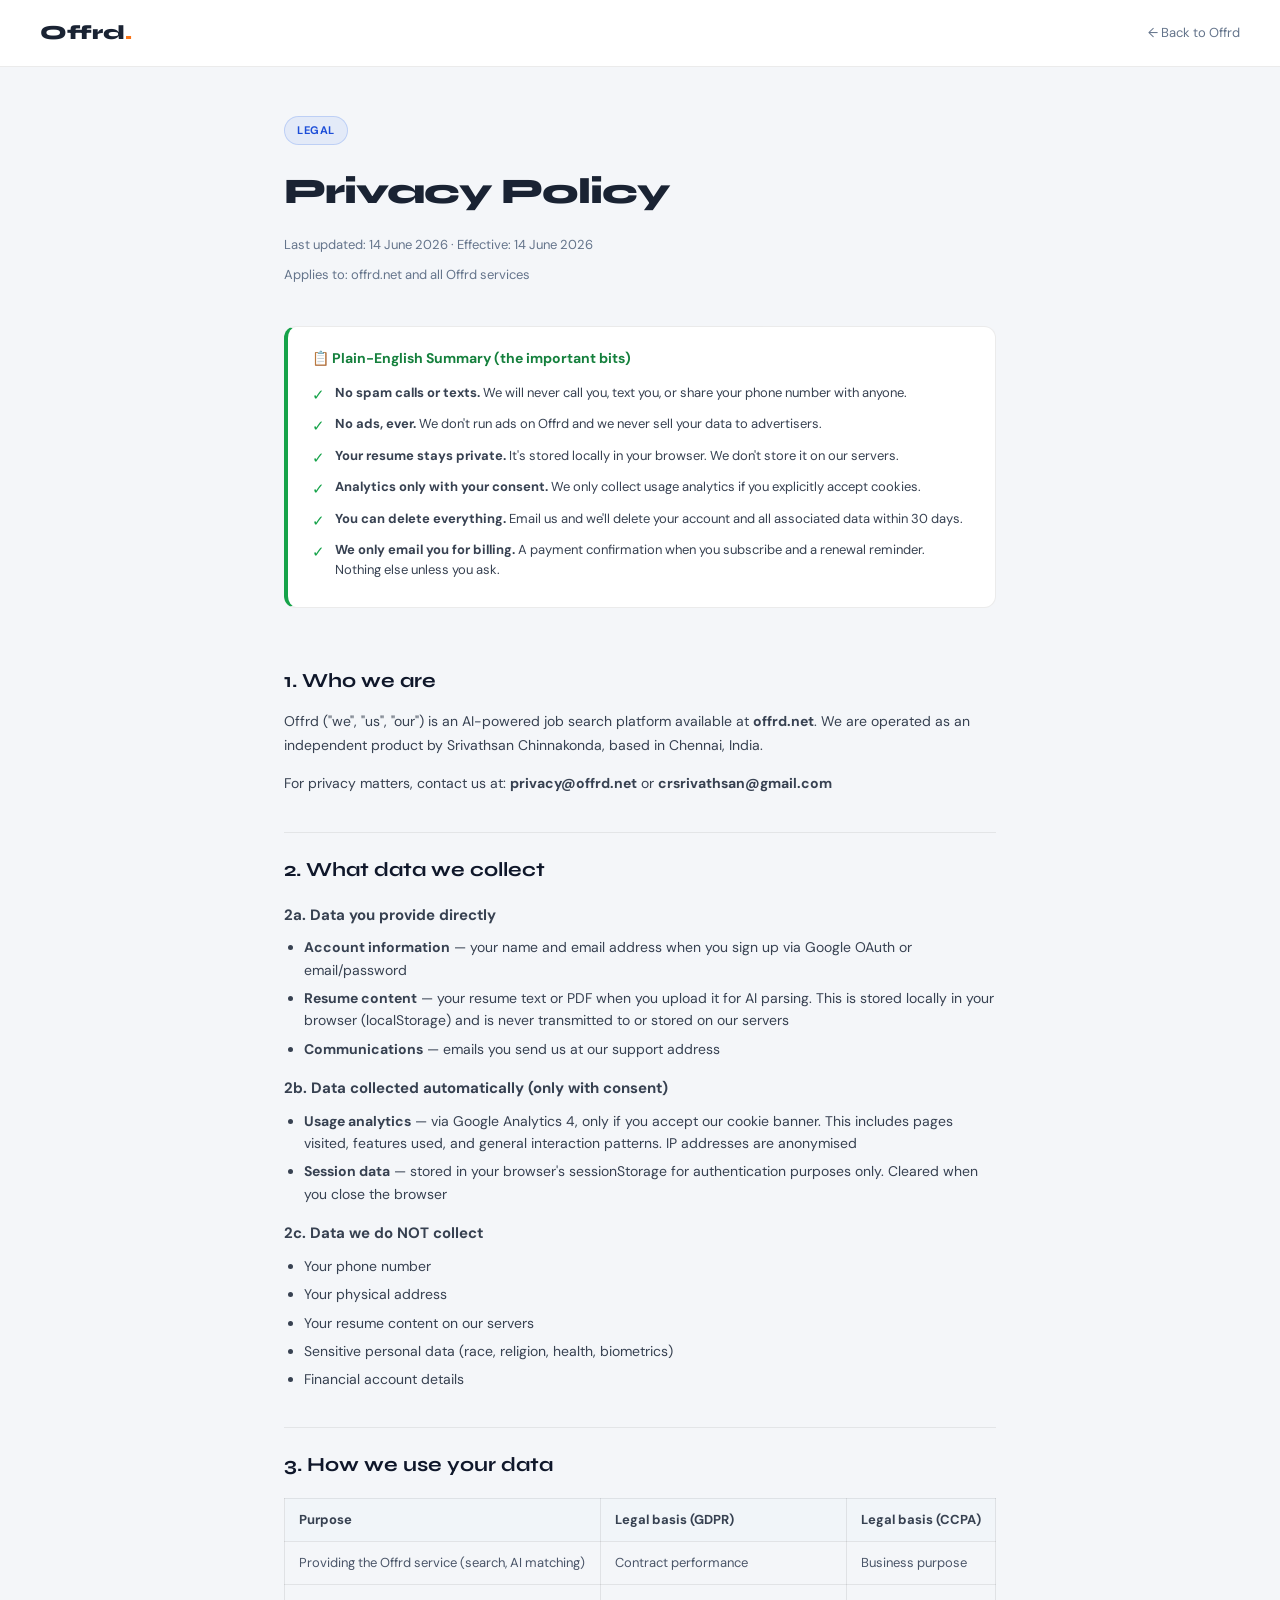
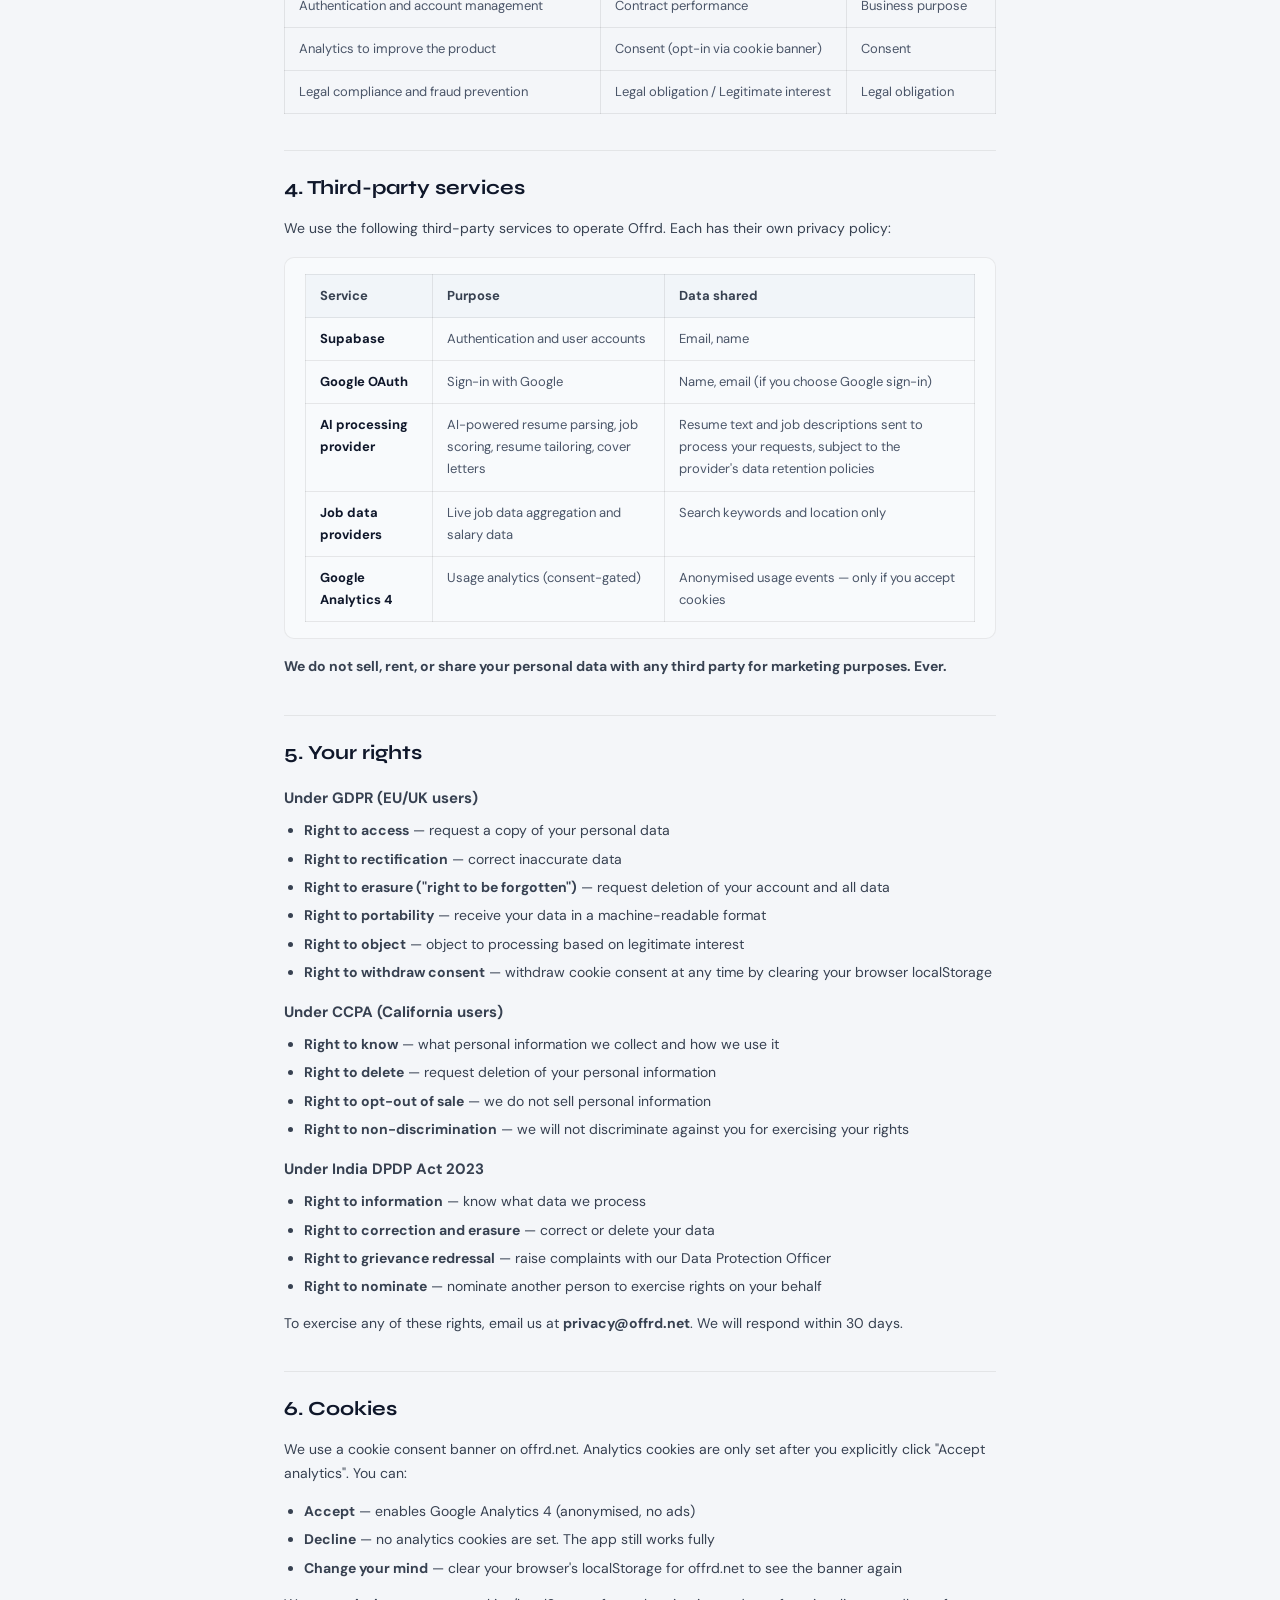
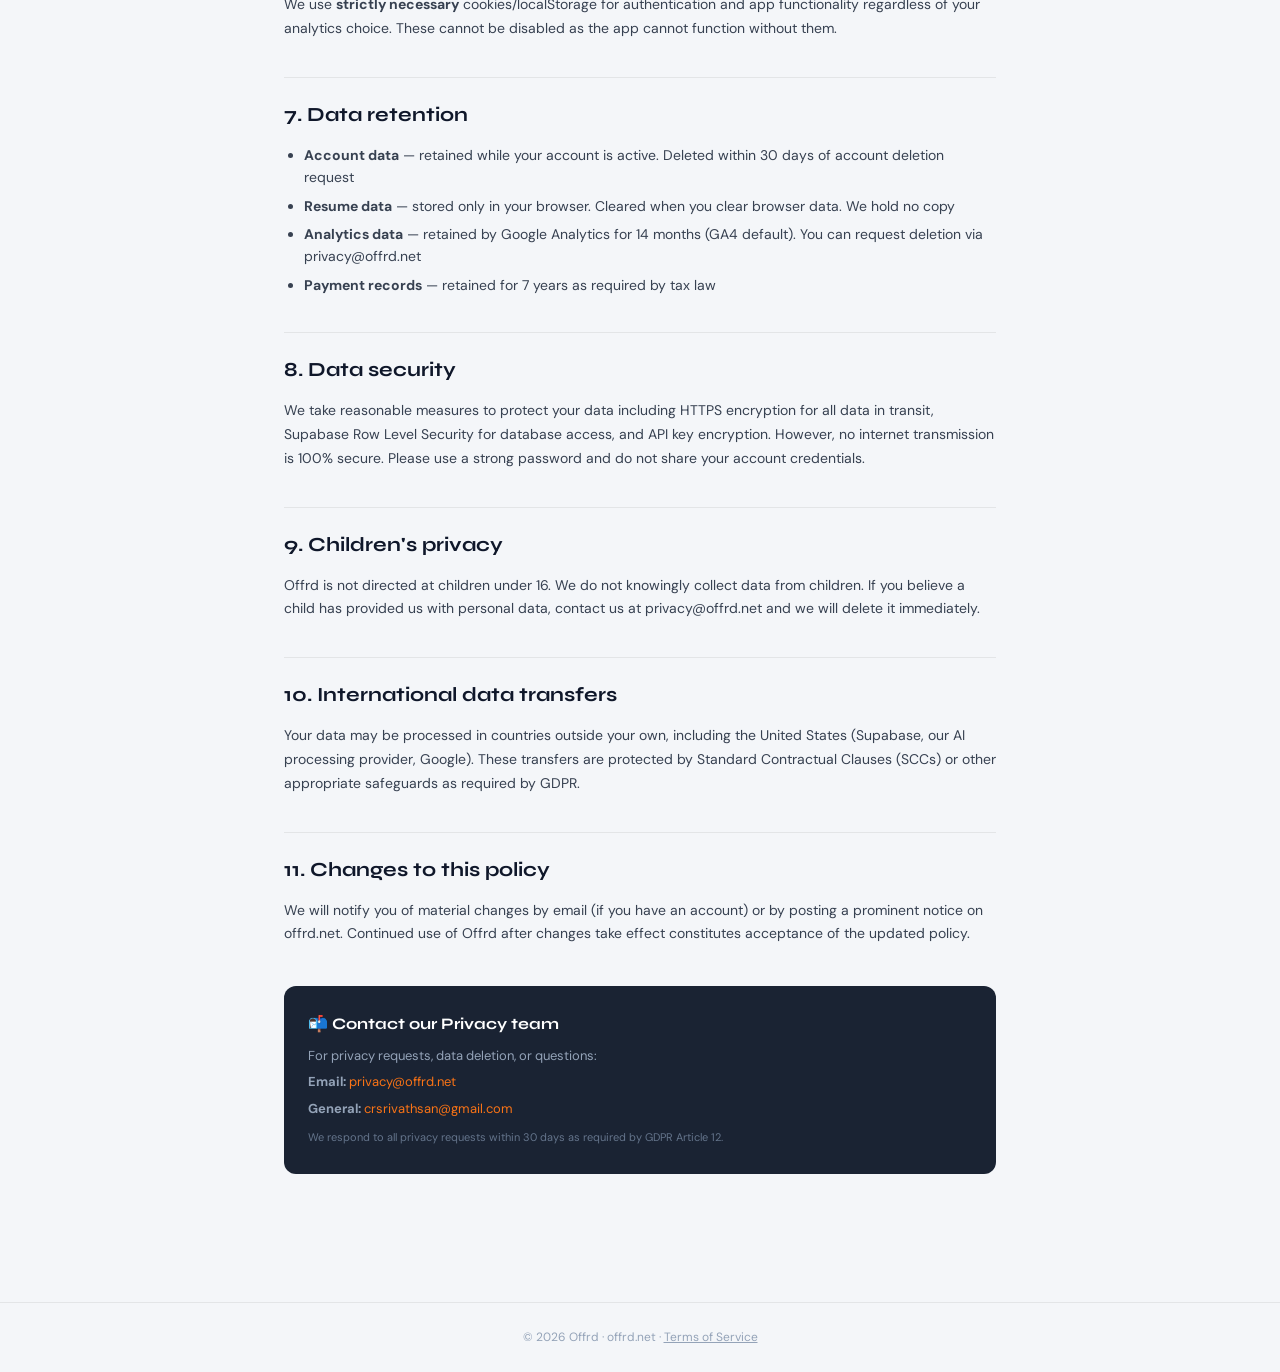
<file: privacy.html>
<!DOCTYPE html>
<html lang="en">
<head>
<meta charset="UTF-8">
<meta name="viewport" content="width=device-width, initial-scale=1.0">
<title>Privacy Policy — Offrd</title>
<link href="https://fonts.googleapis.com/css2?family=Syne:wght@700;800&family=DM+Sans:wght@400;500&display=swap" rel="stylesheet">
<style>
  * { box-sizing: border-box; margin: 0; padding: 0; }
  body { font-family: 'DM Sans', sans-serif; background: #f4f6f9; color: #1a2333; line-height: 1.7; }
  nav { background: white; border-bottom: 1px solid rgba(0,0,0,0.08); padding: 16px 40px; display: flex; align-items: center; justify-content: space-between; }
  .logo { font-family: 'Syne', sans-serif; font-weight: 800; font-size: 20px; color: #1a2333; text-decoration: none; }
  .logo span { color: #f97316; }
  .back { font-size: 13px; color: #64748b; text-decoration: none; }
  .back:hover { color: #1a2333; }
  .container { max-width: 760px; margin: 48px auto; padding: 0 24px 80px; }
  .header { margin-bottom: 40px; }
  .badge { display: inline-block; padding: 4px 12px; background: rgba(37,99,235,0.08); border: 1px solid rgba(37,99,235,0.2); border-radius: 99px; color: #1d4ed8; font-size: 11px; font-weight: 700; letter-spacing: 0.5px; margin-bottom: 16px; }
  h1 { font-family: 'Syne', sans-serif; font-size: 36px; font-weight: 800; letter-spacing: -1px; margin-bottom: 12px; }
  .meta { font-size: 13px; color: #64748b; margin-bottom: 8px; }
  .summary-box { background: #fff; border: 1px solid rgba(0,0,0,0.08); border-left: 4px solid #16a34a; border-radius: 12px; padding: 20px 24px; margin: 32px 0; }
  .summary-box h3 { font-size: 14px; font-weight: 700; color: #15803d; margin-bottom: 12px; }
  .summary-item { display: flex; gap: 10px; font-size: 13px; color: #374151; margin-bottom: 8px; line-height: 1.5; }
  .summary-item span:first-child { color: #16a34a; font-size: 15px; flex-shrink: 0; margin-top: 1px; }
  h2 { font-family: 'Syne', sans-serif; font-size: 20px; font-weight: 700; color: #0f172a; margin: 36px 0 12px; padding-top: 20px; border-top: 1px solid rgba(0,0,0,0.07); }
  h2:first-of-type { border-top: none; }
  p { font-size: 14px; color: #374151; margin-bottom: 14px; }
  ul { margin: 0 0 14px 20px; }
  li { font-size: 14px; color: #374151; margin-bottom: 6px; line-height: 1.6; }
  .highlight { background: #f8fafc; border: 1px solid rgba(0,0,0,0.07); border-radius: 10px; padding: 16px 20px; margin: 16px 0; }
  .highlight strong { color: #0f172a; }
  .contact-box { background: #1a2333; border-radius: 12px; padding: 24px; margin-top: 40px; color: white; }
  .contact-box h3 { font-family: 'Syne', sans-serif; font-size: 16px; font-weight: 700; margin-bottom: 8px; }
  .contact-box p { color: #94a3b8; font-size: 13px; margin-bottom: 4px; }
  .contact-box a { color: #f97316; text-decoration: none; }
  table { width: 100%; border-collapse: collapse; margin: 16px 0; font-size: 13px; }
  th { background: #f1f5f9; padding: 10px 14px; text-align: left; font-weight: 700; color: #374151; border: 1px solid rgba(0,0,0,0.08); }
  td { padding: 10px 14px; border: 1px solid rgba(0,0,0,0.08); color: #4a5568; vertical-align: top; }
  footer { text-align: center; padding: 24px; font-size: 12px; color: #94a3b8; border-top: 1px solid rgba(0,0,0,0.07); }
</style>
</head>
<body>

<nav>
  <a href="/" class="logo">Offrd<span>.</span></a>
  <a href="/" class="back">← Back to Offrd</a>
</nav>

<div class="container">
  <div class="header">
    <div class="badge">LEGAL</div>
    <h1>Privacy Policy</h1>
    <p class="meta">Last updated: 14 June 2026 · Effective: 14 June 2026</p>
    <p class="meta">Applies to: offrd.net and all Offrd services</p>
  </div>

  <!-- Plain-English Summary -->
  <div class="summary-box">
    <h3>📋 Plain-English Summary (the important bits)</h3>
    <div class="summary-item"><span>✓</span><span><strong>No spam calls or texts.</strong> We will never call you, text you, or share your phone number with anyone.</span></div>
    <div class="summary-item"><span>✓</span><span><strong>No ads, ever.</strong> We don't run ads on Offrd and we never sell your data to advertisers.</span></div>
    <div class="summary-item"><span>✓</span><span><strong>Your resume stays private.</strong> It's stored locally in your browser. We don't store it on our servers.</span></div>
    <div class="summary-item"><span>✓</span><span><strong>Analytics only with your consent.</strong> We only collect usage analytics if you explicitly accept cookies.</span></div>
    <div class="summary-item"><span>✓</span><span><strong>You can delete everything.</strong> Email us and we'll delete your account and all associated data within 30 days.</span></div>
    <div class="summary-item"><span>✓</span><span><strong>We only email you for billing.</strong> A payment confirmation when you subscribe and a renewal reminder. Nothing else unless you ask.</span></div>
  </div>

  <h2>1. Who we are</h2>
  <p>Offrd ("we", "us", "our") is an AI-powered job search platform available at <strong>offrd.net</strong>. We are operated as an independent product by Srivathsan Chinnakonda, based in Chennai, India.</p>
  <p>For privacy matters, contact us at: <strong>privacy@offrd.net</strong> or <strong>crsrivathsan@gmail.com</strong></p>

  <h2>2. What data we collect</h2>

  <h3 style="font-size:15px;font-weight:700;color:#374151;margin:16px 0 8px;">2a. Data you provide directly</h3>
  <ul>
    <li><strong>Account information</strong> — your name and email address when you sign up via Google OAuth or email/password</li>
    <li><strong>Resume content</strong> — your resume text or PDF when you upload it for AI parsing. This is stored locally in your browser (localStorage) and is never transmitted to or stored on our servers</li>
    <li><strong>Communications</strong> — emails you send us at our support address</li>
  </ul>

  <h3 style="font-size:15px;font-weight:700;color:#374151;margin:16px 0 8px;">2b. Data collected automatically (only with consent)</h3>
  <ul>
    <li><strong>Usage analytics</strong> — via Google Analytics 4, only if you accept our cookie banner. This includes pages visited, features used, and general interaction patterns. IP addresses are anonymised</li>
    <li><strong>Session data</strong> — stored in your browser's sessionStorage for authentication purposes only. Cleared when you close the browser</li>
  </ul>

  <h3 style="font-size:15px;font-weight:700;color:#374151;margin:16px 0 8px;">2c. Data we do NOT collect</h3>
  <ul>
    <li>Your phone number</li>
    <li>Your physical address</li>
    <li>Your resume content on our servers</li>
    <li>Sensitive personal data (race, religion, health, biometrics)</li>
    <li>Financial account details</li>
  </ul>

  <h2>3. How we use your data</h2>
  <table>
    <tr><th>Purpose</th><th>Legal basis (GDPR)</th><th>Legal basis (CCPA)</th></tr>
    <tr><td>Providing the Offrd service (search, AI matching)</td><td>Contract performance</td><td>Business purpose</td></tr>
    <tr><td>Authentication and account management</td><td>Contract performance</td><td>Business purpose</td></tr>
    <tr><td>Analytics to improve the product</td><td>Consent (opt-in via cookie banner)</td><td>Consent</td></tr>
    <tr><td>Legal compliance and fraud prevention</td><td>Legal obligation / Legitimate interest</td><td>Legal obligation</td></tr>
  </table>

  <h2>4. Third-party services</h2>
  <p>We use the following third-party services to operate Offrd. Each has their own privacy policy:</p>

  <div class="highlight">
    <table style="margin:0;">
      <tr><th>Service</th><th>Purpose</th><th>Data shared</th></tr>
      <tr><td><strong>Supabase</strong></td><td>Authentication and user accounts</td><td>Email, name</td></tr>
      <tr><td><strong>Google OAuth</strong></td><td>Sign-in with Google</td><td>Name, email (if you choose Google sign-in)</td></tr>
      <tr><td><strong>AI processing provider</strong></td><td>AI-powered resume parsing, job scoring, resume tailoring, cover letters</td><td>Resume text and job descriptions sent to process your requests, subject to the provider's data retention policies</td></tr>
      <tr><td><strong>Job data providers</strong></td><td>Live job data aggregation and salary data</td><td>Search keywords and location only</td></tr>
      <tr><td><strong>Google Analytics 4</strong></td><td>Usage analytics (consent-gated)</td><td>Anonymised usage events — only if you accept cookies</td></tr>
    </table>
  </div>

  <p><strong>We do not sell, rent, or share your personal data with any third party for marketing purposes. Ever.</strong></p>

  <h2>5. Your rights</h2>

  <h3 style="font-size:15px;font-weight:700;color:#374151;margin:16px 0 8px;">Under GDPR (EU/UK users)</h3>
  <ul>
    <li><strong>Right to access</strong> — request a copy of your personal data</li>
    <li><strong>Right to rectification</strong> — correct inaccurate data</li>
    <li><strong>Right to erasure ("right to be forgotten")</strong> — request deletion of your account and all data</li>
    <li><strong>Right to portability</strong> — receive your data in a machine-readable format</li>
    <li><strong>Right to object</strong> — object to processing based on legitimate interest</li>
    <li><strong>Right to withdraw consent</strong> — withdraw cookie consent at any time by clearing your browser localStorage</li>
  </ul>

  <h3 style="font-size:15px;font-weight:700;color:#374151;margin:16px 0 8px;">Under CCPA (California users)</h3>
  <ul>
    <li><strong>Right to know</strong> — what personal information we collect and how we use it</li>
    <li><strong>Right to delete</strong> — request deletion of your personal information</li>
    <li><strong>Right to opt-out of sale</strong> — we do not sell personal information</li>
    <li><strong>Right to non-discrimination</strong> — we will not discriminate against you for exercising your rights</li>
  </ul>

  <h3 style="font-size:15px;font-weight:700;color:#374151;margin:16px 0 8px;">Under India DPDP Act 2023</h3>
  <ul>
    <li><strong>Right to information</strong> — know what data we process</li>
    <li><strong>Right to correction and erasure</strong> — correct or delete your data</li>
    <li><strong>Right to grievance redressal</strong> — raise complaints with our Data Protection Officer</li>
    <li><strong>Right to nominate</strong> — nominate another person to exercise rights on your behalf</li>
  </ul>

  <p>To exercise any of these rights, email us at <strong>privacy@offrd.net</strong>. We will respond within 30 days.</p>

  <h2>6. Cookies</h2>
  <p>We use a cookie consent banner on offrd.net. Analytics cookies are only set after you explicitly click "Accept analytics". You can:</p>
  <ul>
    <li><strong>Accept</strong> — enables Google Analytics 4 (anonymised, no ads)</li>
    <li><strong>Decline</strong> — no analytics cookies are set. The app still works fully</li>
    <li><strong>Change your mind</strong> — clear your browser's localStorage for offrd.net to see the banner again</li>
  </ul>

  <p>We use <strong>strictly necessary</strong> cookies/localStorage for authentication and app functionality regardless of your analytics choice. These cannot be disabled as the app cannot function without them.</p>

  <h2>7. Data retention</h2>
  <ul>
    <li><strong>Account data</strong> — retained while your account is active. Deleted within 30 days of account deletion request</li>
    <li><strong>Resume data</strong> — stored only in your browser. Cleared when you clear browser data. We hold no copy</li>
    <li><strong>Analytics data</strong> — retained by Google Analytics for 14 months (GA4 default). You can request deletion via privacy@offrd.net</li>
    <li><strong>Payment records</strong> — retained for 7 years as required by tax law</li>
  </ul>

  <h2>8. Data security</h2>
  <p>We take reasonable measures to protect your data including HTTPS encryption for all data in transit, Supabase Row Level Security for database access, and API key encryption. However, no internet transmission is 100% secure. Please use a strong password and do not share your account credentials.</p>

  <h2>9. Children's privacy</h2>
  <p>Offrd is not directed at children under 16. We do not knowingly collect data from children. If you believe a child has provided us with personal data, contact us at privacy@offrd.net and we will delete it immediately.</p>

  <h2>10. International data transfers</h2>
  <p>Your data may be processed in countries outside your own, including the United States (Supabase, our AI processing provider, Google). These transfers are protected by Standard Contractual Clauses (SCCs) or other appropriate safeguards as required by GDPR.</p>

  <h2>11. Changes to this policy</h2>
  <p>We will notify you of material changes by email (if you have an account) or by posting a prominent notice on offrd.net. Continued use of Offrd after changes take effect constitutes acceptance of the updated policy.</p>

  <div class="contact-box">
    <h3>📬 Contact our Privacy team</h3>
    <p>For privacy requests, data deletion, or questions:</p>
    <p><strong>Email:</strong> <a href="mailto:privacy@offrd.net">privacy@offrd.net</a></p>
    <p><strong>General:</strong> <a href="mailto:crsrivathsan@gmail.com">crsrivathsan@gmail.com</a></p>
    <p style="margin-top:8px;font-size:11px;color:#64748b;">We respond to all privacy requests within 30 days as required by GDPR Article 12.</p>
  </div>
</div>

<footer>© 2026 Offrd · offrd.net · <a href="/terms.html" style="color:#94a3b8;">Terms of Service</a></footer>

</body>
</html>
</file>
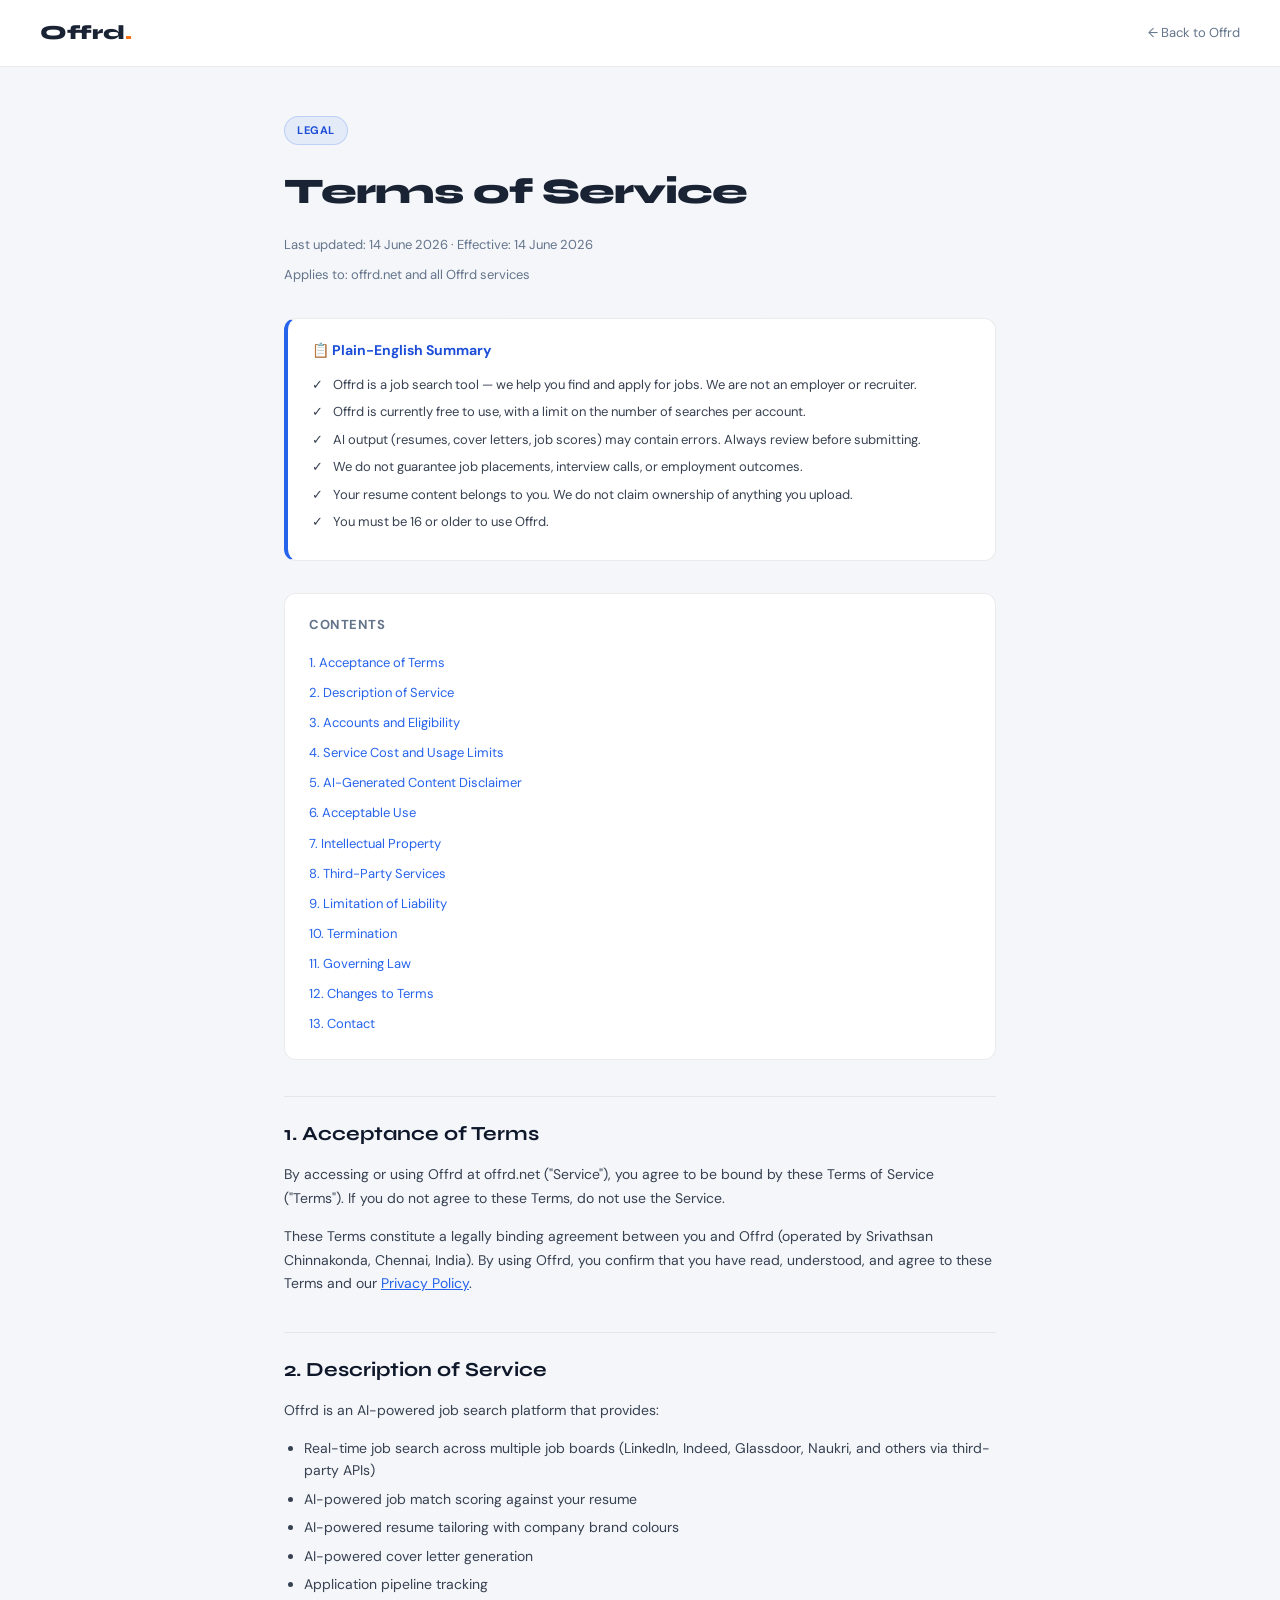
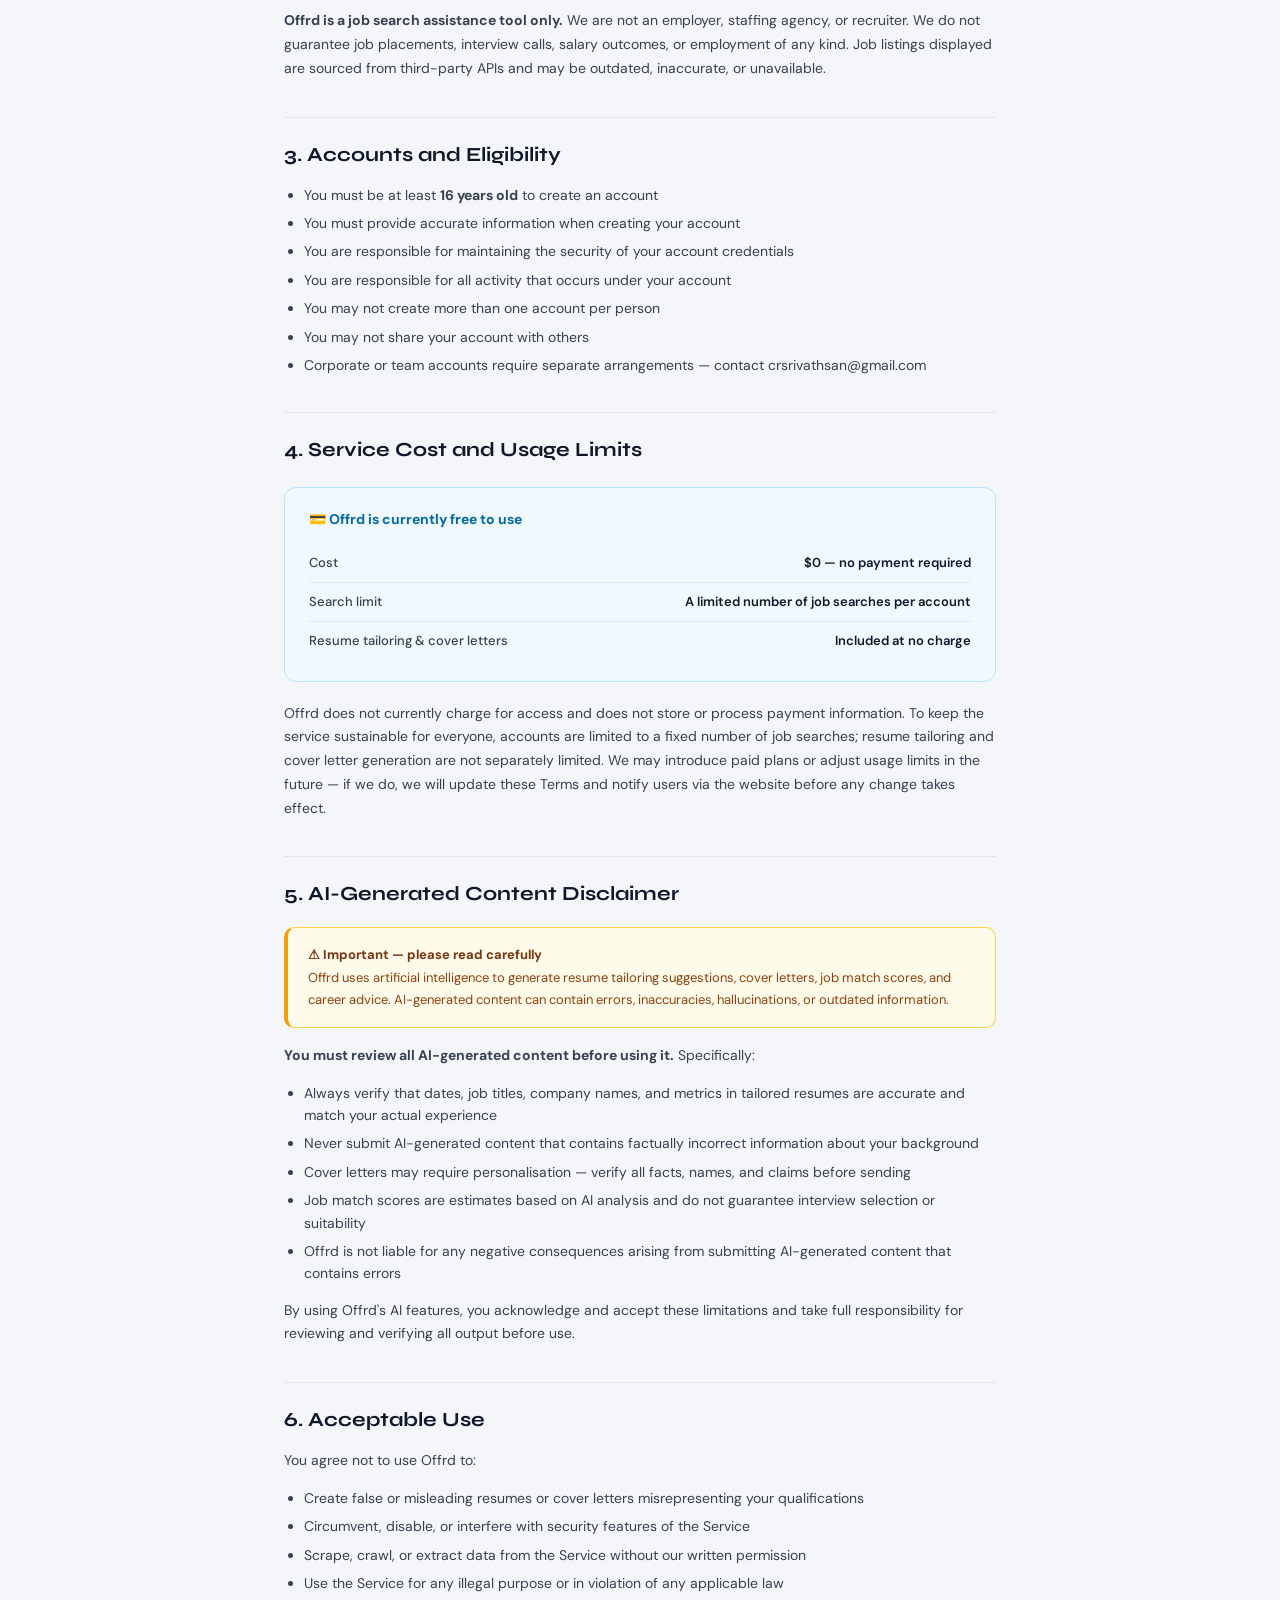
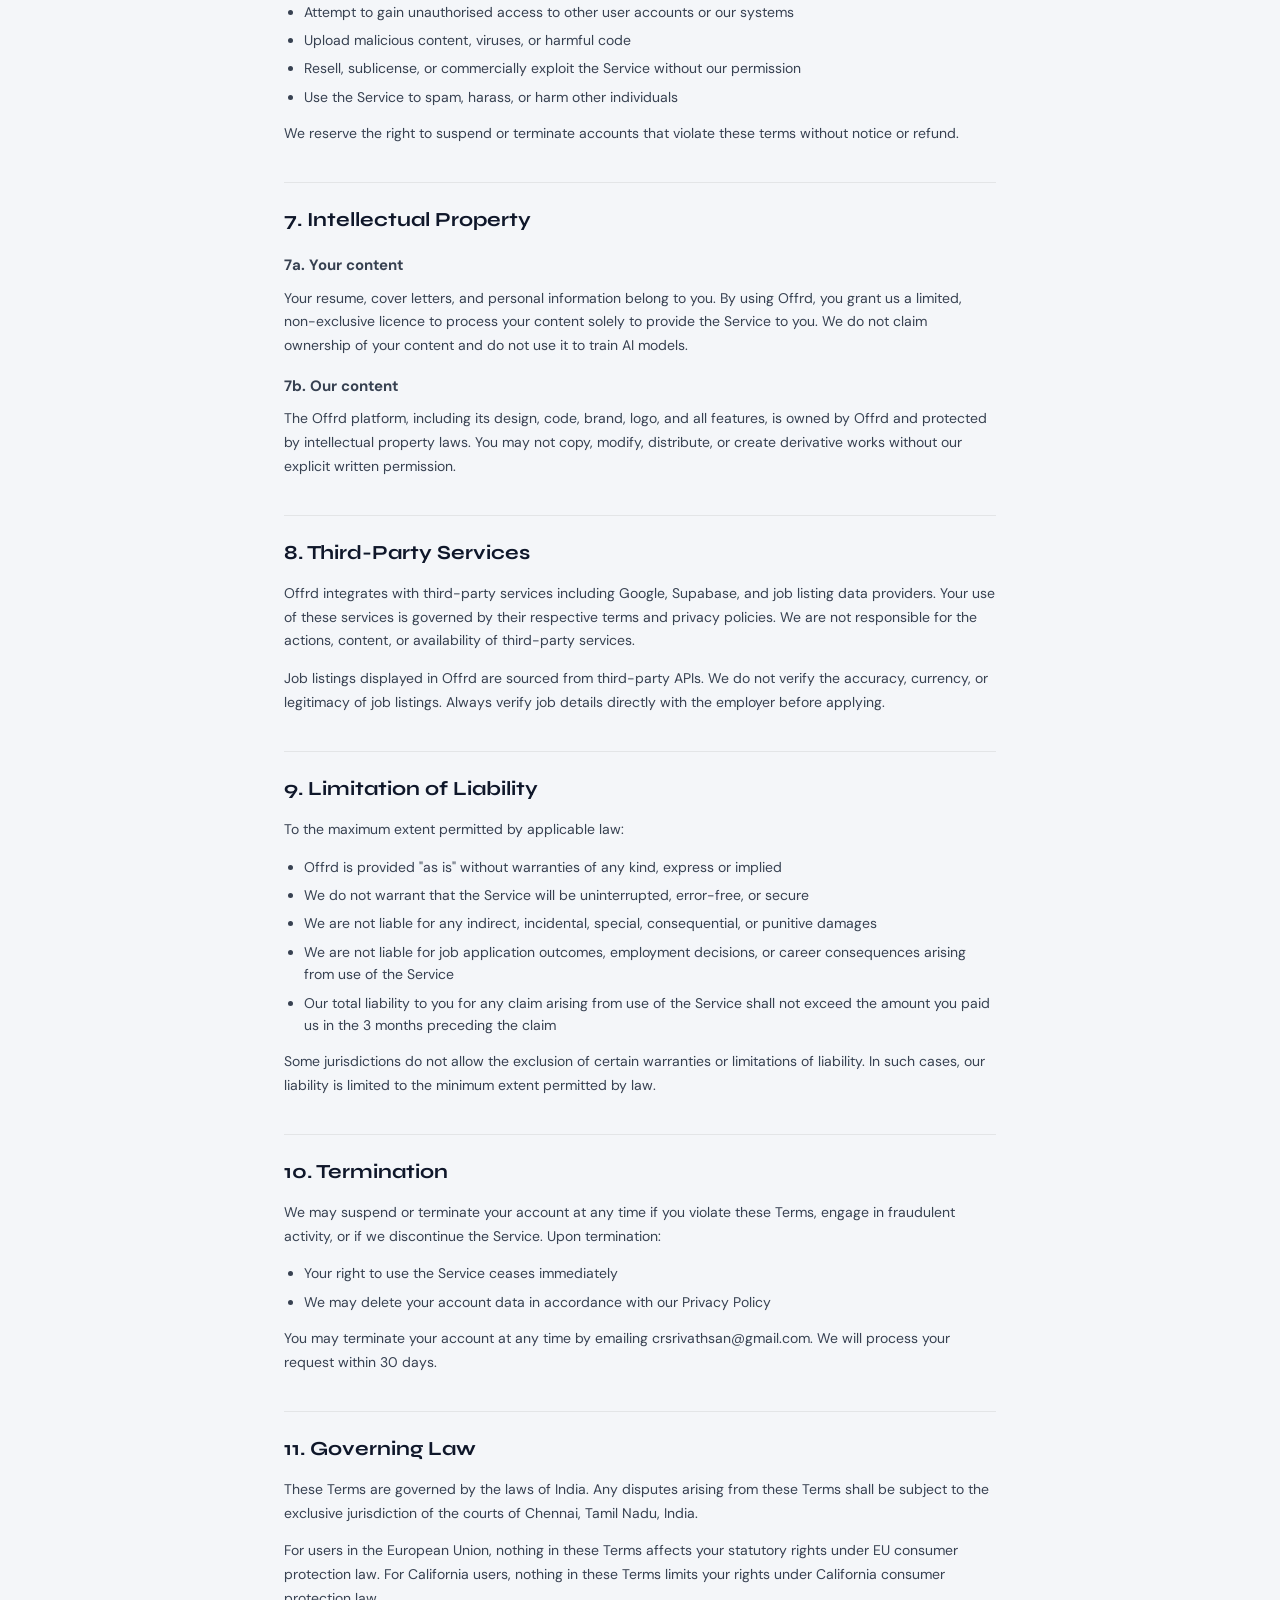
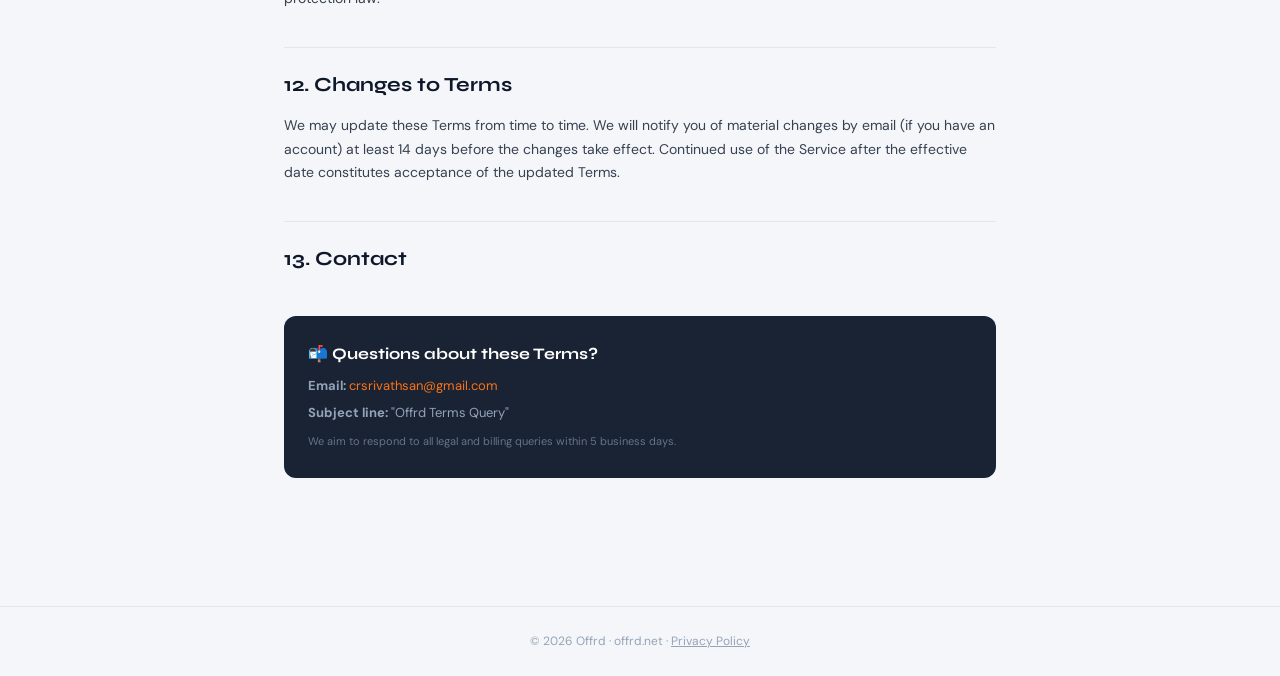
<file: terms.html>
<!DOCTYPE html>
<html lang="en">
<head>
<meta charset="UTF-8">
<meta name="viewport" content="width=device-width, initial-scale=1.0">
<title>Terms of Service — Offrd</title>
<link href="https://fonts.googleapis.com/css2?family=Syne:wght@700;800&family=DM+Sans:wght@400;500&display=swap" rel="stylesheet">
<style>
  * { box-sizing: border-box; margin: 0; padding: 0; }
  body { font-family: 'DM Sans', sans-serif; background: #f4f6f9; color: #1a2333; line-height: 1.7; }
  nav { background: white; border-bottom: 1px solid rgba(0,0,0,0.08); padding: 16px 40px; display: flex; align-items: center; justify-content: space-between; }
  .logo { font-family: 'Syne', sans-serif; font-weight: 800; font-size: 20px; color: #1a2333; text-decoration: none; }
  .logo span { color: #f97316; }
  .back { font-size: 13px; color: #64748b; text-decoration: none; }
  .back:hover { color: #1a2333; }
  .container { max-width: 760px; margin: 48px auto; padding: 0 24px 80px; }
  .badge { display: inline-block; padding: 4px 12px; background: rgba(37,99,235,0.08); border: 1px solid rgba(37,99,235,0.2); border-radius: 99px; color: #1d4ed8; font-size: 11px; font-weight: 700; letter-spacing: 0.5px; margin-bottom: 16px; }
  h1 { font-family: 'Syne', sans-serif; font-size: 36px; font-weight: 800; letter-spacing: -1px; margin-bottom: 12px; }
  .meta { font-size: 13px; color: #64748b; margin-bottom: 8px; }
  .summary-box { background: #fff; border: 1px solid rgba(0,0,0,0.08); border-left: 4px solid #2563eb; border-radius: 12px; padding: 20px 24px; margin: 32px 0; }
  .summary-box h3 { font-size: 14px; font-weight: 700; color: #1d4ed8; margin-bottom: 12px; }
  .summary-item { display: flex; gap: 10px; font-size: 13px; color: #374151; margin-bottom: 8px; line-height: 1.5; }
  h2 { font-family: 'Syne', sans-serif; font-size: 20px; font-weight: 700; color: #0f172a; margin: 36px 0 12px; padding-top: 20px; border-top: 1px solid rgba(0,0,0,0.07); }
  p { font-size: 14px; color: #374151; margin-bottom: 14px; }
  ul { margin: 0 0 14px 20px; }
  li { font-size: 14px; color: #374151; margin-bottom: 6px; line-height: 1.6; }
  .highlight { background: #fffbeb; border: 1px solid #fcd34d; border-left: 4px solid #f59e0b; border-radius: 10px; padding: 16px 20px; margin: 16px 0; font-size: 13px; color: #92400e; }
  .highlight strong { color: #78350f; }
  .billing-box { background: #f0f9ff; border: 1px solid #bae6fd; border-radius: 12px; padding: 20px 24px; margin: 20px 0; }
  .billing-box h3 { font-size: 14px; font-weight: 700; color: #0369a1; margin-bottom: 12px; }
  .billing-row { display: flex; justify-content: space-between; padding: 8px 0; border-bottom: 1px solid rgba(0,0,0,0.06); font-size: 13px; }
  .billing-row:last-child { border-bottom: none; }
  .billing-row span:first-child { color: #374151; font-weight: 500; }
  .billing-row span:last-child { color: #0f172a; font-weight: 600; }
  .contact-box { background: #1a2333; border-radius: 12px; padding: 24px; margin-top: 40px; color: white; }
  .contact-box h3 { font-family: 'Syne', sans-serif; font-size: 16px; font-weight: 700; margin-bottom: 8px; }
  .contact-box p { color: #94a3b8; font-size: 13px; margin-bottom: 4px; }
  .contact-box a { color: #f97316; text-decoration: none; }
  footer { text-align: center; padding: 24px; font-size: 12px; color: #94a3b8; border-top: 1px solid rgba(0,0,0,0.07); }
  .toc { background: #fff; border: 1px solid rgba(0,0,0,0.08); border-radius: 12px; padding: 20px 24px; margin: 24px 0; }
  .toc h3 { font-size: 13px; font-weight: 700; color: #64748b; text-transform: uppercase; letter-spacing: 0.5px; margin-bottom: 12px; }
  .toc a { display: block; font-size: 13px; color: #2563eb; text-decoration: none; padding: 4px 0; }
  .toc a:hover { color: #1d4ed8; }
</style>
</head>
<body>

<nav>
  <a href="/" class="logo">Offrd<span>.</span></a>
  <a href="/" class="back">← Back to Offrd</a>
</nav>

<div class="container">
  <div class="badge">LEGAL</div>
  <h1>Terms of Service</h1>
  <p class="meta">Last updated: 14 June 2026 · Effective: 14 June 2026</p>
  <p class="meta">Applies to: offrd.net and all Offrd services</p>

  <!-- Summary -->
  <div class="summary-box">
    <h3>📋 Plain-English Summary</h3>
    <div class="summary-item"><span>✓</span><span>Offrd is a job search tool — we help you find and apply for jobs. We are not an employer or recruiter.</span></div>
    <div class="summary-item"><span>✓</span><span>Offrd is currently free to use, with a limit on the number of searches per account.</span></div>
    <div class="summary-item"><span>✓</span><span>AI output (resumes, cover letters, job scores) may contain errors. Always review before submitting.</span></div>
    <div class="summary-item"><span>✓</span><span>We do not guarantee job placements, interview calls, or employment outcomes.</span></div>
    <div class="summary-item"><span>✓</span><span>Your resume content belongs to you. We do not claim ownership of anything you upload.</span></div>
    <div class="summary-item"><span>✓</span><span>You must be 16 or older to use Offrd.</span></div>
  </div>

  <!-- Table of Contents -->
  <div class="toc">
    <h3>Contents</h3>
    <a href="#acceptance">1. Acceptance of Terms</a>
    <a href="#service">2. Description of Service</a>
    <a href="#accounts">3. Accounts and Eligibility</a>
    <a href="#billing">4. Service Cost and Usage Limits</a>
    <a href="#ai-disclaimer">5. AI-Generated Content Disclaimer</a>
    <a href="#acceptable-use">6. Acceptable Use</a>
    <a href="#intellectual-property">7. Intellectual Property</a>
    <a href="#third-party">8. Third-Party Services</a>
    <a href="#limitation">9. Limitation of Liability</a>
    <a href="#termination">10. Termination</a>
    <a href="#governing-law">11. Governing Law</a>
    <a href="#changes">12. Changes to Terms</a>
    <a href="#contact">13. Contact</a>
  </div>

  <h2 id="acceptance">1. Acceptance of Terms</h2>
  <p>By accessing or using Offrd at offrd.net ("Service"), you agree to be bound by these Terms of Service ("Terms"). If you do not agree to these Terms, do not use the Service.</p>
  <p>These Terms constitute a legally binding agreement between you and Offrd (operated by Srivathsan Chinnakonda, Chennai, India). By using Offrd, you confirm that you have read, understood, and agree to these Terms and our <a href="/privacy.html" style="color:#2563eb;">Privacy Policy</a>.</p>

  <h2 id="service">2. Description of Service</h2>
  <p>Offrd is an AI-powered job search platform that provides:</p>
  <ul>
    <li>Real-time job search across multiple job boards (LinkedIn, Indeed, Glassdoor, Naukri, and others via third-party APIs)</li>
    <li>AI-powered job match scoring against your resume</li>
    <li>AI-powered resume tailoring with company brand colours</li>
    <li>AI-powered cover letter generation</li>
    <li>Application pipeline tracking</li>
  </ul>
  <p><strong>Offrd is a job search assistance tool only.</strong> We are not an employer, staffing agency, or recruiter. We do not guarantee job placements, interview calls, salary outcomes, or employment of any kind. Job listings displayed are sourced from third-party APIs and may be outdated, inaccurate, or unavailable.</p>

  <h2 id="accounts">3. Accounts and Eligibility</h2>
  <ul>
    <li>You must be at least <strong>16 years old</strong> to create an account</li>
    <li>You must provide accurate information when creating your account</li>
    <li>You are responsible for maintaining the security of your account credentials</li>
    <li>You are responsible for all activity that occurs under your account</li>
    <li>You may not create more than one account per person</li>
    <li>You may not share your account with others</li>
    <li>Corporate or team accounts require separate arrangements — contact crsrivathsan@gmail.com</li>
  </ul>

  <h2 id="billing">4. Service Cost and Usage Limits</h2>

  <div class="billing-box">
    <h3>💳 Offrd is currently free to use</h3>
    <div class="billing-row"><span>Cost</span><span>$0 — no payment required</span></div>
    <div class="billing-row"><span>Search limit</span><span>A limited number of job searches per account</span></div>
    <div class="billing-row"><span>Resume tailoring &amp; cover letters</span><span>Included at no charge</span></div>
  </div>

  <p>Offrd does not currently charge for access and does not store or process payment information. To keep the service sustainable for everyone, accounts are limited to a fixed number of job searches; resume tailoring and cover letter generation are not separately limited. We may introduce paid plans or adjust usage limits in the future — if we do, we will update these Terms and notify users via the website before any change takes effect.</p>

  <h2 id="ai-disclaimer">5. AI-Generated Content Disclaimer</h2>

  <div class="highlight">
    <strong>⚠ Important — please read carefully</strong><br>
    Offrd uses artificial intelligence to generate resume tailoring suggestions, cover letters, job match scores, and career advice. AI-generated content can contain errors, inaccuracies, hallucinations, or outdated information.
  </div>

  <p><strong>You must review all AI-generated content before using it.</strong> Specifically:</p>
  <ul>
    <li>Always verify that dates, job titles, company names, and metrics in tailored resumes are accurate and match your actual experience</li>
    <li>Never submit AI-generated content that contains factually incorrect information about your background</li>
    <li>Cover letters may require personalisation — verify all facts, names, and claims before sending</li>
    <li>Job match scores are estimates based on AI analysis and do not guarantee interview selection or suitability</li>
    <li>Offrd is not liable for any negative consequences arising from submitting AI-generated content that contains errors</li>
  </ul>
  <p>By using Offrd's AI features, you acknowledge and accept these limitations and take full responsibility for reviewing and verifying all output before use.</p>

  <h2 id="acceptable-use">6. Acceptable Use</h2>
  <p>You agree not to use Offrd to:</p>
  <ul>
    <li>Create false or misleading resumes or cover letters misrepresenting your qualifications</li>
    <li>Circumvent, disable, or interfere with security features of the Service</li>
    <li>Scrape, crawl, or extract data from the Service without our written permission</li>
    <li>Use the Service for any illegal purpose or in violation of any applicable law</li>
    <li>Attempt to gain unauthorised access to other user accounts or our systems</li>
    <li>Upload malicious content, viruses, or harmful code</li>
    <li>Resell, sublicense, or commercially exploit the Service without our permission</li>
    <li>Use the Service to spam, harass, or harm other individuals</li>
  </ul>
  <p>We reserve the right to suspend or terminate accounts that violate these terms without notice or refund.</p>

  <h2 id="intellectual-property">7. Intellectual Property</h2>
  <h3 style="font-size:15px;font-weight:700;color:#374151;margin:16px 0 8px;">7a. Your content</h3>
  <p>Your resume, cover letters, and personal information belong to you. By using Offrd, you grant us a limited, non-exclusive licence to process your content solely to provide the Service to you. We do not claim ownership of your content and do not use it to train AI models.</p>

  <h3 style="font-size:15px;font-weight:700;color:#374151;margin:16px 0 8px;">7b. Our content</h3>
  <p>The Offrd platform, including its design, code, brand, logo, and all features, is owned by Offrd and protected by intellectual property laws. You may not copy, modify, distribute, or create derivative works without our explicit written permission.</p>

  <h2 id="third-party">8. Third-Party Services</h2>
  <p>Offrd integrates with third-party services including Google, Supabase, and job listing data providers. Your use of these services is governed by their respective terms and privacy policies. We are not responsible for the actions, content, or availability of third-party services.</p>
  <p>Job listings displayed in Offrd are sourced from third-party APIs. We do not verify the accuracy, currency, or legitimacy of job listings. Always verify job details directly with the employer before applying.</p>

  <h2 id="limitation">9. Limitation of Liability</h2>
  <p>To the maximum extent permitted by applicable law:</p>
  <ul>
    <li>Offrd is provided "as is" without warranties of any kind, express or implied</li>
    <li>We do not warrant that the Service will be uninterrupted, error-free, or secure</li>
    <li>We are not liable for any indirect, incidental, special, consequential, or punitive damages</li>
    <li>We are not liable for job application outcomes, employment decisions, or career consequences arising from use of the Service</li>
    <li>Our total liability to you for any claim arising from use of the Service shall not exceed the amount you paid us in the 3 months preceding the claim</li>
  </ul>
  <p>Some jurisdictions do not allow the exclusion of certain warranties or limitations of liability. In such cases, our liability is limited to the minimum extent permitted by law.</p>

  <h2 id="termination">10. Termination</h2>
  <p>We may suspend or terminate your account at any time if you violate these Terms, engage in fraudulent activity, or if we discontinue the Service. Upon termination:</p>
  <ul>
    <li>Your right to use the Service ceases immediately</li>
    <li>We may delete your account data in accordance with our Privacy Policy</li>
  </ul>
  <p>You may terminate your account at any time by emailing crsrivathsan@gmail.com. We will process your request within 30 days.</p>

  <h2 id="governing-law">11. Governing Law</h2>
  <p>These Terms are governed by the laws of India. Any disputes arising from these Terms shall be subject to the exclusive jurisdiction of the courts of Chennai, Tamil Nadu, India.</p>
  <p>For users in the European Union, nothing in these Terms affects your statutory rights under EU consumer protection law. For California users, nothing in these Terms limits your rights under California consumer protection law.</p>

  <h2 id="changes">12. Changes to Terms</h2>
  <p>We may update these Terms from time to time. We will notify you of material changes by email (if you have an account) at least 14 days before the changes take effect. Continued use of the Service after the effective date constitutes acceptance of the updated Terms.</p>

  <h2 id="contact">13. Contact</h2>
  <div class="contact-box">
    <h3>📬 Questions about these Terms?</h3>
    <p><strong>Email:</strong> <a href="mailto:crsrivathsan@gmail.com">crsrivathsan@gmail.com</a></p>
    <p><strong>Subject line:</strong> "Offrd Terms Query"</p>
    <p style="margin-top:8px;font-size:11px;color:#64748b;">We aim to respond to all legal and billing queries within 5 business days.</p>
  </div>
</div>

<footer>© 2026 Offrd · offrd.net · <a href="/privacy.html" style="color:#94a3b8;">Privacy Policy</a></footer>

</body>
</html>
</file>
